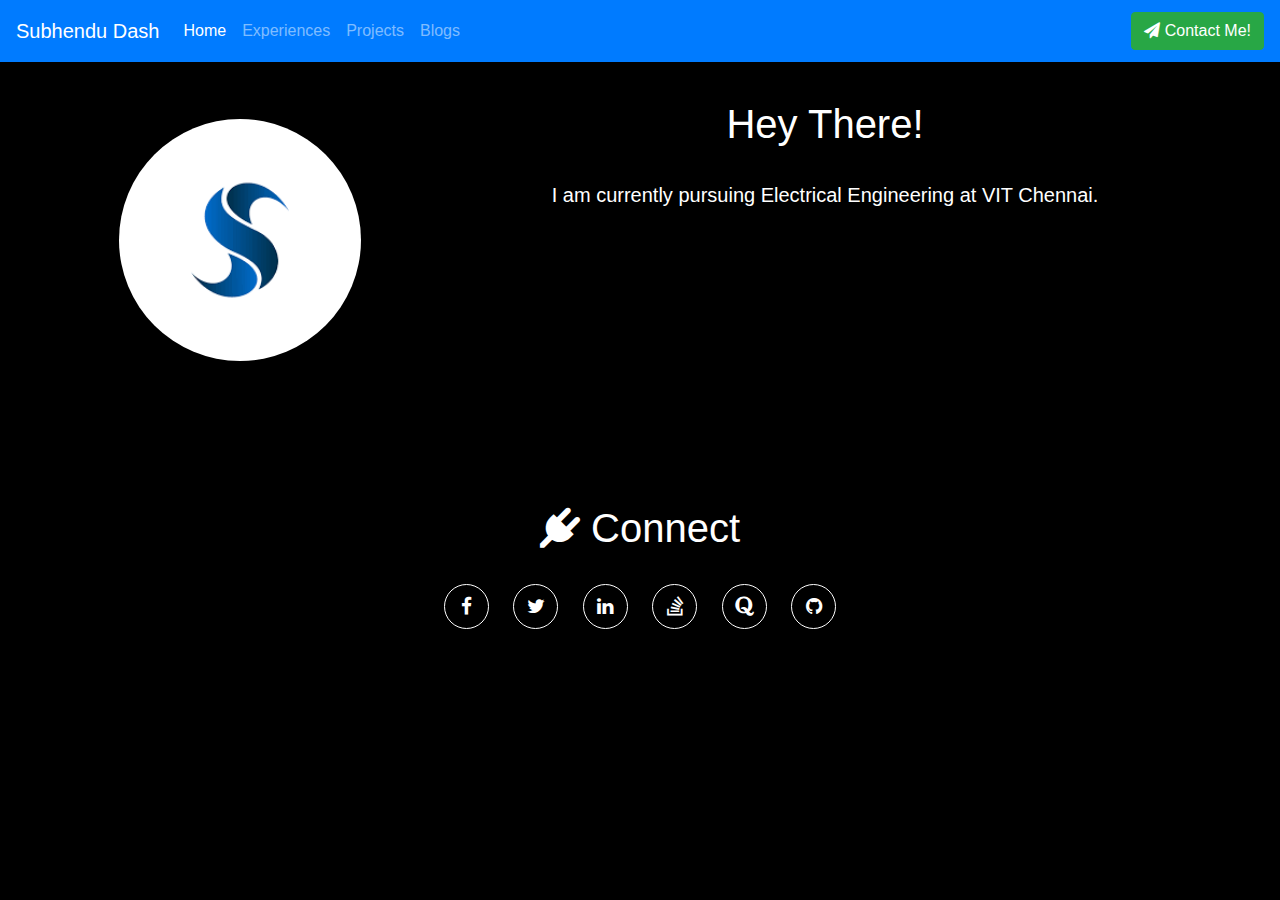
<file: index.html>
<!DOCTYPE html>
<html lang="en">
<head>
    <meta charset="UTF-8">
	<meta name="viewport" content="width=device-width, initial-scale=1.0">
  
	<script src="https://code.jquery.com/jquery-3.5.1.min.js"></script>
	<script src="https://stackpath.bootstrapcdn.com/bootstrap/4.5.2/js/bootstrap.bundle.min.js"></script>
	<script src="effect.js"></script>
	
	<link rel="stylesheet" href= "https://stackpath.bootstrapcdn.com/bootstrap/4.5.2/css/bootstrap.min.css">
	<link rel="stylesheet" href="https://stackpath.bootstrapcdn.com/font-awesome/4.7.0/css/font-awesome.min.css">
	<link rel="icon" href="favicon.ico">
	
	<!--Enabling Animations-->
    	<link rel="stylesheet" href="https://cdnjs.cloudflare.com/ajax/libs/animate.css/4.1.1/animate.min.css" />
	
	<link rel = "stylesheet" href = "style.css">
	
	<title>Subhendu Dash | Portfolio</title>
	
</head>
<body>
    
    <!--NavBar-->
    <nav class="navbar navbar-expand-lg navbar-dark bg-primary fixed-top navbar-collapse" id="Nav">
        <button class="navbar-toggler" type="button" data-toggle="collapse" data-target="#navbarTogglerDemo01" aria-controls="navbarTogglerDemo01" aria-expanded="true" aria-label="Toggle navigation">
            <span class="navbar-toggler-icon"></span>
        </button>
        
        <div class="collapse navbar-collapse" id="navbarTogglerDemo01">
            <a class="navbar-brand" href="index.html">Subhendu Dash</a>
            
            <ul class="navbar-nav mr-auto mt-2 mt-lg-0">
                <li class="nav-item active">
                    <a class="nav-link" href="index.html">Home<span class="sr-only">(current)</span></a>
                </li>
                <li class="nav-item">
                    <a class="nav-link" href="experiences.html">Experiences</a>
                </li>
                <li class="nav-item">
                    <a class="nav-link" href="projects.html">Projects</a>
                </li>
                <li class="nav-item">
                    <a class="nav-link" href="blos.html">Blogs</a>
                </li>
            </ul>
        
            <form class="form-inline my-2 my-lg-0">
                <button class="btn btn-success my-2 my-sm-1" onclick="window.location.href='mailto:sdash29102@gmail.com'; mailto();"><i class="fa fa-paper-plane"></i> Contact Me!</button>
            </form>
        </div>
    </nav>

    <div>
        <div class="container-fluid" id="intro">
            <div class="row">
                <div class="col-12 col-xl-4">
                    <img src="S.png" id="photo"></img>
                </div>
                <div class="col-12 col-lg-8">
                    <h1 id="about">Hey There!</h1>
                    <br>
                    <p id="desc">I am currently pursuing Electrical Engineering at VIT Chennai.</p>
                </div>
            </div>
        </div>
        <br>
        <div class="container-fluid" id="social">
            <h1><i class="fa fa-plug" aria-hidden="true"></i> Connect</h1>
            <br>
            <a target="_blank" href="https://facebook.com/SubuDash02"><i class="fa fa-facebook"></i></a>
		    <a target="_blank" href="https://twitter.com/SubuDash"><i class="fa fa-twitter"></i></a>
		    <a target="_blank" href="https://www.linkedin.com/in/subhendu-dash-b352551b8/"><i class="fa fa-linkedin"></i></a>
		    <a target="_blank" href="https://stackoverflow.com/users/14406184/subhendu-dash"><i class="fa fa-stack-overflow"></i></a>
		    <a target="_blank" href="https://quora.com/Subhendu-Dash-23"><i class="fa fa-quora"></i></a>
		    <a target="_blank" href="https://github.com/subhendudash02"><i class="fa fa-github"></i></a>
        </div>
    </div>

</body>
</html>
</file>
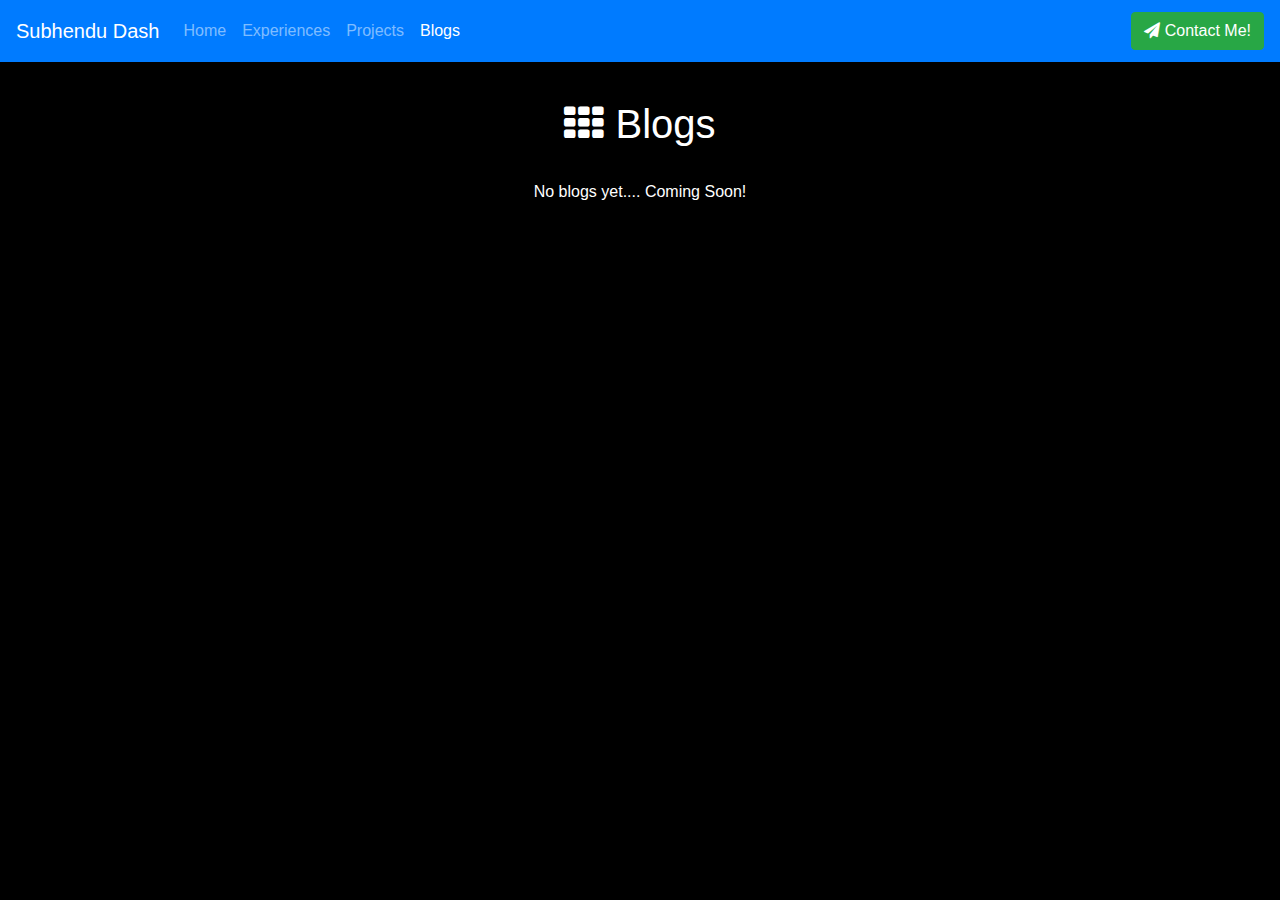
<file: blogs.html>
<!DOCTYPE html>
<html lang="en">
<head>
    <meta charset="UTF-8">
	<meta name="viewport" content="width=device-width, initial-scale=1.0">
  
	<script src="https://code.jquery.com/jquery-3.5.1.min.js"></script>
	<script src="https://stackpath.bootstrapcdn.com/bootstrap/4.5.2/js/bootstrap.bundle.min.js"></script>
	<script src="effect.js"></script>
	
	<link rel="stylesheet" href= "https://stackpath.bootstrapcdn.com/bootstrap/4.5.2/css/bootstrap.min.css">
	<link rel="stylesheet" href="https://stackpath.bootstrapcdn.com/font-awesome/4.7.0/css/font-awesome.min.css">
	<link rel="icon" href="favicon.ico">
	
	<!--Enabling Animations-->
	<link rel="stylesheet" href="https://cdnjs.cloudflare.com/ajax/libs/animate.css/4.1.1/animate.min.css" />
	
	<link rel = "stylesheet" href = "style.css">
	
	<title>Subhendu Dash | Portfolio</title>
	
</head>

<body>

    <!--NavBar-->
    <nav class="navbar navbar-expand-lg navbar-dark bg-primary fixed-top navbar-collapse">
        <button class="navbar-toggler" type="button" data-toggle="collapse" data-target="#navbarTogglerDemo01" aria-controls="navbarTogglerDemo01" aria-expanded="true" aria-label="Toggle navigation">
            <span class="navbar-toggler-icon"></span>
        </button>
        
        <div class="collapse navbar-collapse" id="navbarTogglerDemo01">
            <a class="navbar-brand" href="index.html">Subhendu Dash</a>
            
            <ul class="navbar-nav mr-auto mt-2 mt-lg-0">
                <li class="nav-item">
                    <a class="nav-link" href="index.html">Home<span class="sr-only">(current)</span></a>
                </li>
                <li class="nav-item">
                    <a class="nav-link" href="experiences.html">Experiences</a>
                </li>
                <li class="nav-item">
                    <a class="nav-link" href="projects.html">Projects</a>
                </li>
                <li class="nav-item active">
                    <a class="nav-link" href="blogs.html">Blogs</a>
                </li>
            </ul>
        
            <form class="form-inline my-2 my-lg-0">
                <button class="btn btn-success my-2 my-sm-1" onclick="window.location.href='mailto:sdash29102@gmail.com'; mailto();"><i class="fa fa-paper-plane"></i> Contact Me!</button>
            </form>
        </div>
    </nav>

    <div class = "container-fluid" id="blog">
        <h1><i class="fa fa-th" aria-hidden="true"></i> Blogs</h1>
        <br>
        <p>No blogs yet.... Coming Soon!</p> 
    </div>

</body>

</html>
</file>
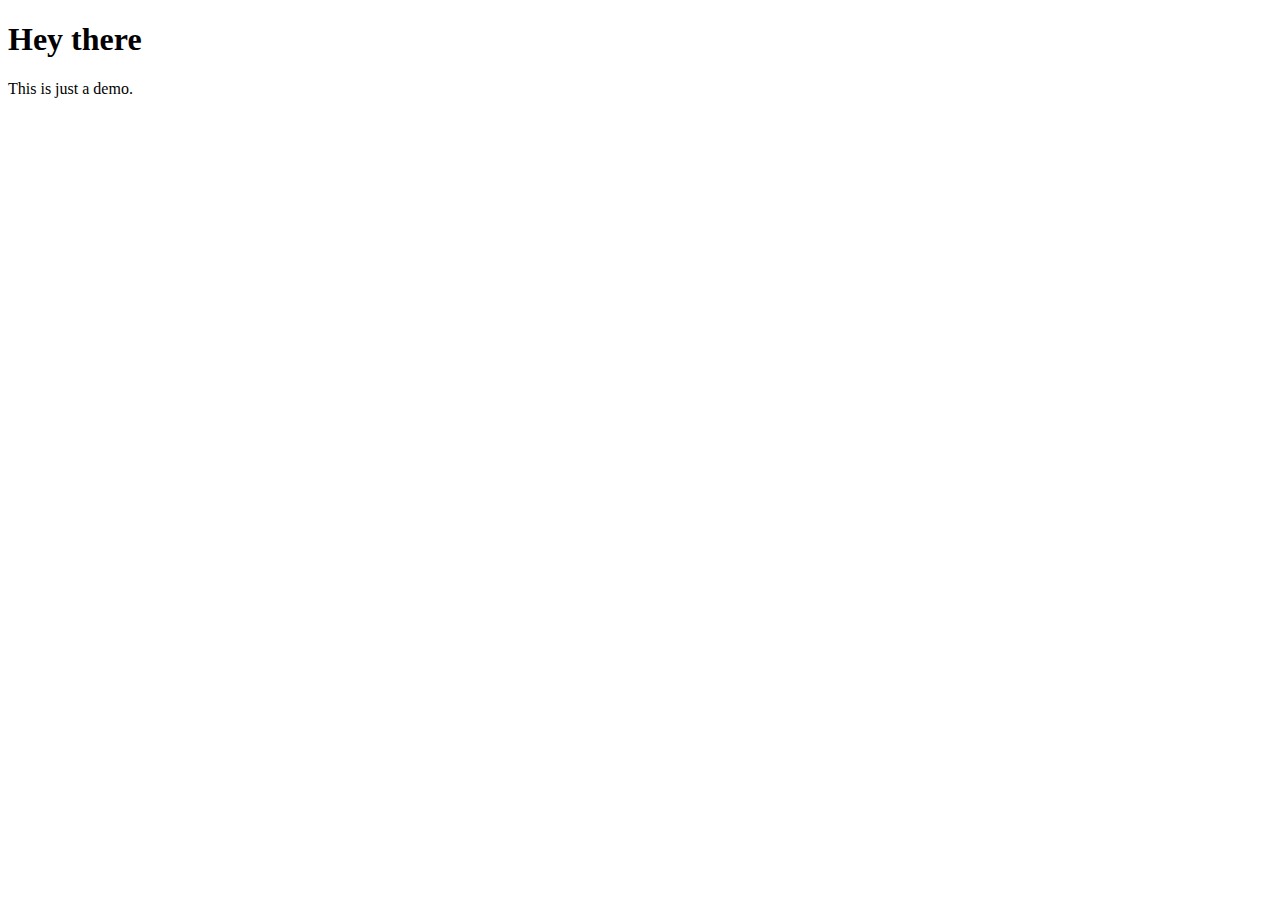
<file: portfolio.html>
<!DOCTYPE html>
<html lang="en">
<head>
    <meta charset="UTF-8">
    <meta name="viewport" content="width=device-width, initial-scale=1.0">
    <title>My Portfolio</title>
</head>
<body>
    <h1>Hey there</h1>
    <p>This is just a demo.</p>
</body>
</html>
</file>
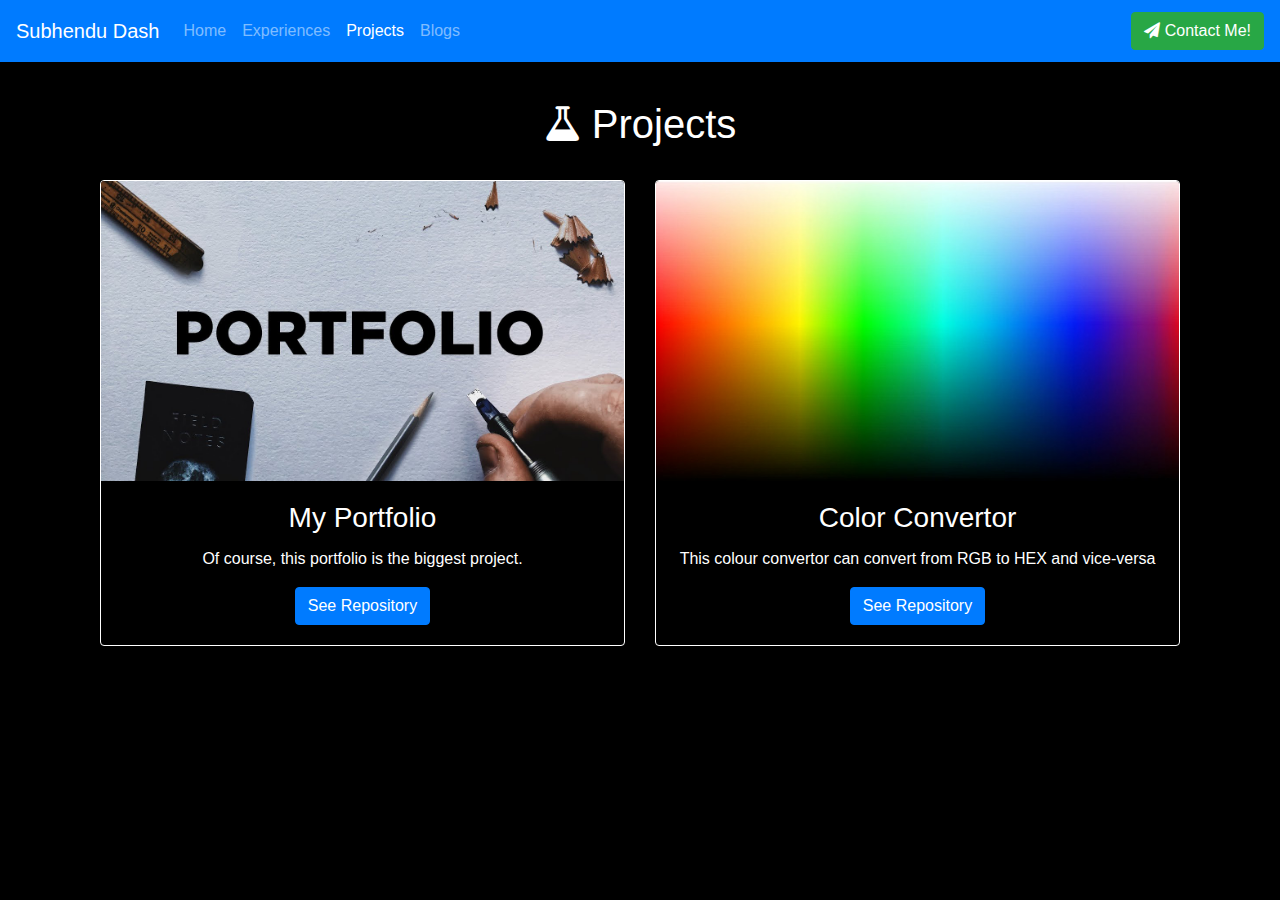
<file: projects.html>
<!DOCTYPE html>
<html lang="en">
<head>
    <meta charset="UTF-8">
	<meta name="viewport" content="width=device-width, initial-scale=1.0">
  
	<script src="https://code.jquery.com/jquery-3.5.1.min.js"></script>
	<script src="https://stackpath.bootstrapcdn.com/bootstrap/4.5.2/js/bootstrap.bundle.min.js"></script>
	<script src="effect.js"></script>
	
	<link rel="stylesheet" href= "https://stackpath.bootstrapcdn.com/bootstrap/4.5.2/css/bootstrap.min.css">
	<link rel="stylesheet" href="https://stackpath.bootstrapcdn.com/font-awesome/4.7.0/css/font-awesome.min.css">
	<link rel="icon" href="favicon.ico">
	
	<!--Enabling Animations-->
	<link rel="stylesheet" href="https://cdnjs.cloudflare.com/ajax/libs/animate.css/4.1.1/animate.min.css" />
	
	<link rel = "stylesheet" href = "style.css">
	
	<title>Subhendu Dash | Portfolio</title>
	
</head>

<body>

    <!--NavBar-->
    <nav class="navbar navbar-expand-lg navbar-dark bg-primary fixed-top navbar-collapse">
        <button class="navbar-toggler" type="button" data-toggle="collapse" data-target="#navbarTogglerDemo01" aria-controls="navbarTogglerDemo01" aria-expanded="true" aria-label="Toggle navigation">
            <span class="navbar-toggler-icon"></span>
        </button>
        
        <div class="collapse navbar-collapse" id="navbarTogglerDemo01">
            <a class="navbar-brand" href="index.html">Subhendu Dash</a>
            
            <ul class="navbar-nav mr-auto mt-2 mt-lg-0">
                <li class="nav-item">
                    <a class="nav-link" href="index.html">Home<span class="sr-only">(current)</span></a>
                </li>
                <li class="nav-item">
                    <a class="nav-link" href="experiences.html">Experiences</a>
                </li>
                <li class="nav-item active">
                    <a class="nav-link" href="projects.html">Projects</a>
                </li>
                <li class="nav-item">
                    <a class="nav-link" href="blogs.html">Blogs</a>
                </li>
            </ul>
        
            <form class="form-inline my-2 my-lg-0">
                <button class="btn btn-success my-2 my-sm-1" onclick="window.location.href='mailto:sdash29102@gmail.com'; mailto();"><i class="fa fa-paper-plane"></i> Contact Me!</button>
            </form>
        </div>
    </nav>

    <div class="container-fluid" id="project">
        <h1><i class="fa fa-flask" aria-hidden="true"></i> Projects</h1>
        <br>
        
        <div class="row">
            <div class="col-12 col-sm-6">
                <div class="card" id="Card">
                    <img src="Portfolio.jpg" class="card-img-top" alt="Portfolio-pic" id="project_img">
                    <div class="card-body">
                        <h3 class="card-title">My Portfolio</h3>
                        <p class="card-text">Of course, this portfolio is the biggest project.</p>
                        <a href="https://github.com/subhendudash02/My-Portfolio" class="btn btn-primary" target = "_blank">See Repository</a>
                    </div>
                </div>
            </div>
            <div class="col-12 col-sm-6">
                <div class="card" id="Card">
                    <img src="colour_picker.jpg" class="card-img-top" alt="project" id="project_img">
                    <div class="card-body">
                        <h3 class="card-title">Color Convertor</h3>
                        <p style = "text-align: center;">This colour convertor can convert from RGB to HEX and vice-versa</p>
                        <a href="https://github.com/subhendudash02/RGB-HEX-and-HEX-RGB" class="btn btn-primary" target = "_blank">See Repository</a>
                    </div>
                </div>
            </div>
        </div>
    </div>

</body>

</html>
</file>
<file: style.css>
body {
    background-color: black;
}

#intro {
    padding: 100px;
}

#about {
    color: white;
    text-align: center;
}

#desc {
    color: white;
    text-align: center;
    font-size: 20px;
}

#photo {
    border-radius: 50%;
    width: 250px;
	height: 250px;
	margin: 15px;
	text-align:center;
	border: 4px dotted black;
}

#social {
    text-align: center;
    color: white;
}

#social a {
	color: white;
	display: inline-block;
	font-size: 1.2em;
	padding: 10px;
	width: 45px;
	height: 45px;
	text-align: center;
	line-height: 1.25;
	border: 1px solid white;
	border-radius: 100%;
	margin: 0 10px;
	transition: all 0.15s linear;
	transform: scale(1);
}

#social a:hover {
	color: whitesmoke;
	border: 1px solid whitesmoke;
	transform: scale(1.5);
}

#exp {
    text-align: center;
    color: white;
    padding: 100px;
}

#project {
    color:white;
    text-align: center;
    padding: 100px;
}

#Card {
    background-color: black;
    border: 1px solid white;
}

#project_img {
    height: 300px;
}

#blog {
    color: white;
    text-align: center;
    padding: 100px;
}
</file>
